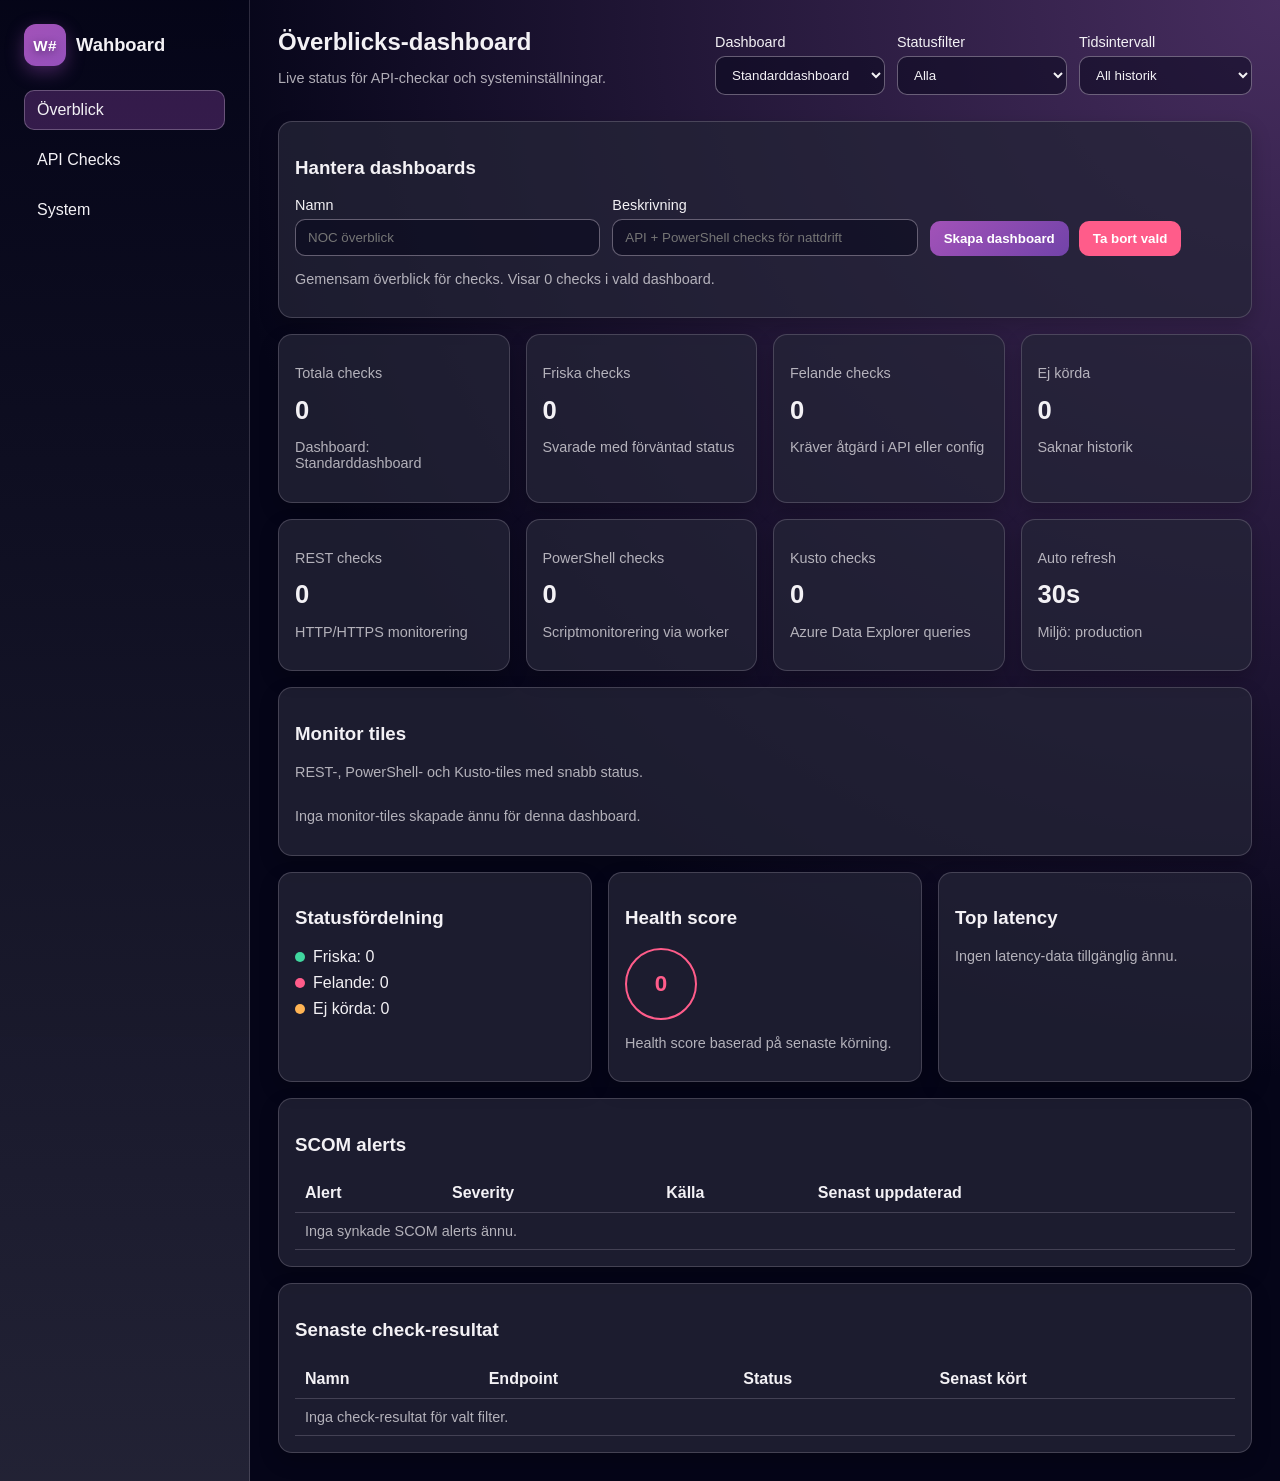
<file: frontend/index.html>
<!doctype html>
<html lang="sv">
  <head>
    <meta charset="UTF-8" />
    <meta name="viewport" content="width=device-width, initial-scale=1.0" />
    <title>Wahboard Dashboard</title>
    <link rel="stylesheet" href="styles.css" />
  </head>
  <body>
    <div class="layout">
      <aside class="sidebar">
        <div class="brand">
          <div class="brand-badge" aria-hidden="true"><span class="brand-logo">W#</span></div>
          <h1>Wahboard</h1>
        </div>
        <nav class="nav">
          <a href="index.html">Överblick</a>
          <a href="checks.html">API Checks</a>
          <a href="system.html">System</a>
        </nav>
      </aside>

      <main class="main">
        <header class="page-header">
          <div>
            <h2>Överblicks-dashboard</h2>
            <p class="muted">Live status för API-checkar och systeminställningar.</p>
          </div>
          <div class="dashboard-controls">
            <label>
              Dashboard
              <select id="dashboard-filter"></select>
            </label>
            <label>
              Statusfilter
              <select id="status-filter">
                <option value="all">Alla</option>
                <option value="ok">Endast OK</option>
                <option value="failing">Endast felande</option>
                <option value="untested">Endast ej körda</option>
              </select>
            </label>
            <label>
              Tidsintervall
              <select id="time-filter">
                <option value="all">All historik</option>
                <option value="1h">Senaste timmen</option>
                <option value="24h">Senaste 24 timmarna</option>
                <option value="7d">Senaste 7 dagarna</option>
              </select>
            </label>
          </div>
        </header>

        <section class="card" style="margin-bottom: 16px;">
          <h3>Hantera dashboards</h3>
          <form id="dashboard-form" class="form-grid" style="margin-top: 10px;">
            <label>Namn
              <input name="name" required placeholder="NOC överblick" />
            </label>
            <label>Beskrivning
              <input name="description" placeholder="API + PowerShell checks för nattdrift" />
            </label>
            <div style="display:flex; align-items:end; gap:10px;">
              <button type="submit">Skapa dashboard</button>
              <button type="button" class="danger" id="delete-dashboard">Ta bort vald</button>
            </div>
          </form>
          <p class="muted" id="dashboard-summary"></p>
        </section>

        <section class="grid cards-3" id="metrics"></section>


        <section class="card" style="margin-top: 16px;">
          <h3>Monitor tiles</h3>
          <p class="muted">REST-, PowerShell- och Kusto-tiles med snabb status.</p>
          <div class="tiles-grid" id="monitor-tiles"></div>
        </section>

        
        <section class="grid cards-3" style="margin-top: 16px;">
          <article class="card">
            <h3>Statusfördelning</h3>
            <div id="tile-status"></div>
          </article>
          <article class="card">
            <h3>Health score</h3>
            <div id="tile-health"></div>
          </article>
          <article class="card">
            <h3>Top latency</h3>
            <div id="tile-latency"></div>
          </article>
        </section>

        <section class="card" style="margin-top: 16px;">
          <h3>SCOM alerts</h3>
          <table>
            <thead>
              <tr><th>Alert</th><th>Severity</th><th>Källa</th><th>Senast uppdaterad</th></tr>
            </thead>
            <tbody id="scom-alerts"></tbody>
          </table>
        </section>

        <section class="card" style="margin-top: 16px;">
          <h3>Senaste check-resultat</h3>
          <table>
            <thead>
              <tr>
                <th>Namn</th>
                <th>Endpoint</th>
                <th>Status</th>
                <th>Senast kört</th>
              </tr>
            </thead>
            <tbody id="recent-results"></tbody>
          </table>
        </section>
      </main>
    </div>

    <script type="module" src="dashboard.js"></script>
  </body>
</html>
</file>
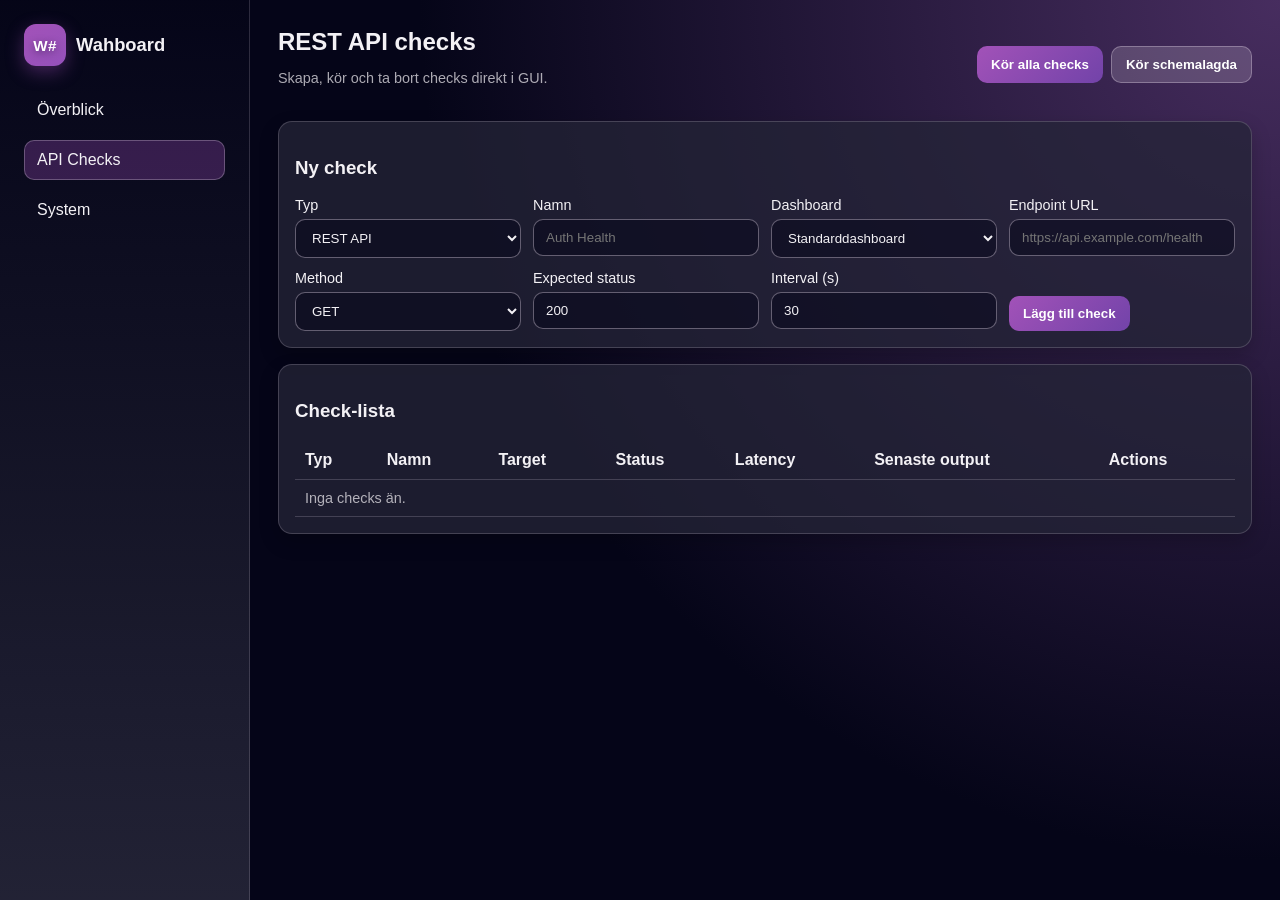
<file: frontend/checks.html>
<!doctype html>
<html lang="sv">
  <head>
    <meta charset="UTF-8" />
    <meta name="viewport" content="width=device-width, initial-scale=1.0" />
    <title>Wahboard API Checks</title>
    <link rel="stylesheet" href="styles.css" />
  </head>
  <body>
    <div class="layout">
      <aside class="sidebar">
        <div class="brand">
          <div class="brand-badge" aria-hidden="true"><span class="brand-logo">W#</span></div>
          <h1>Wahboard</h1>
        </div>
        <nav class="nav">
          <a href="index.html">Överblick</a>
          <a href="checks.html">API Checks</a>
          <a href="system.html">System</a>
        </nav>
      </aside>

      <main class="main">
        <header class="page-header">
          <div>
            <h2>REST API checks</h2>
            <p class="muted">Skapa, kör och ta bort checks direkt i GUI.</p>
          </div>
          <div style="display:flex; gap:8px;"><button id="run-all">Kör alla checks</button><button id="run-due" class="secondary">Kör schemalagda</button></div>
        </header>

        <section class="card">
          <h3>Ny check</h3>
          <form id="check-form" class="form-grid">
            <label>Typ
              <select name="type" id="check-type">
                <option value="rest">REST API</option>
                <option value="kusto">Azure Kusto</option>
                <option value="powershell">PowerShell</option>
              </select>
            </label>
            <label>Namn
              <input name="name" required placeholder="Auth Health" />
            </label>
            <label>Dashboard
              <select name="dashboardId" id="dashboard-select"></select>
            </label>
            <label class="rest-field">Endpoint URL
              <input name="url" type="url" placeholder="https://api.example.com/health" />
            </label>
            <label class="rest-field">Method
              <select name="method">
                <option>GET</option>
                <option>POST</option>
                <option>PUT</option>
                <option>DELETE</option>
              </select>
            </label>
            <label class="rest-field">Expected status
              <input name="expectedStatus" type="number" min="100" max="599" value="200" />
            </label>
            <label class="kusto-field">Kusto databas
              <input name="kustoDatabase" placeholder="OperationsDB" />
            </label>
            <label class="kusto-field">Kusto query
              <textarea name="kustoQuery" rows="3" placeholder="Heartbeat | take 1"></textarea>
            </label>
            <label class="kusto-field">Expected rows (min)
              <input name="expectedRows" type="number" min="0" value="1" />
            </label>
            <label class="powershell-field">PowerShell script
              <textarea name="script" rows="5" placeholder="Get-Service | Where-Object {$_.Status -eq &quot;Running&quot;} | Select-Object -First 5"></textarea>
            </label>
            <label class="powershell-field">Förväntad text i output
              <input name="expectedText" placeholder="Running" />
            </label>
            <label class="powershell-field">Script-timeout (ms)
              <input name="scriptTimeoutMs" type="number" min="500" value="5000" />
            </label>
            <label>Interval (s)
              <input name="intervalSeconds" type="number" min="5" value="30" />
            </label>
            <div style="display:flex;align-items:end;">
              <button type="submit">Lägg till check</button>
            </div>
          </form>
        </section>

        <section class="card" style="margin-top: 16px;">
          <h3>Check-lista</h3>
          <table>
            <thead>
              <tr>
                <th>Typ</th>
                <th>Namn</th>
                <th>Target</th>
                <th>Status</th>
                <th>Latency</th>
                <th>Senaste output</th>
                <th>Actions</th>
              </tr>
            </thead>
            <tbody id="checks-table"></tbody>
          </table>
        </section>
      </main>
    </div>

    <script type="module" src="checks.js"></script>
  </body>
</html>
</file>
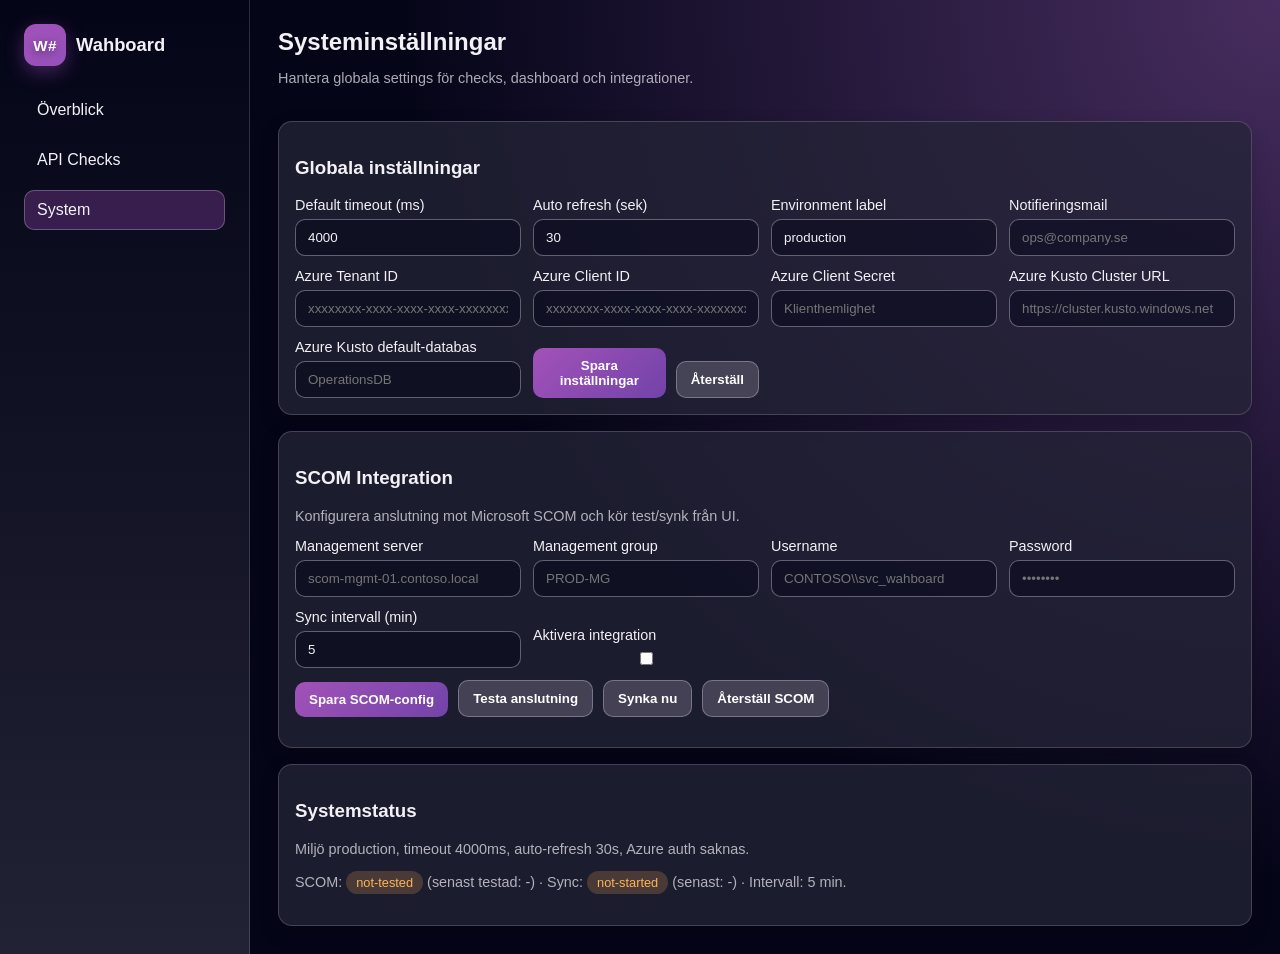
<file: frontend/system.html>
<!doctype html>
<html lang="sv">
  <head>
    <meta charset="UTF-8" />
    <meta name="viewport" content="width=device-width, initial-scale=1.0" />
    <title>Wahboard System</title>
    <link rel="stylesheet" href="styles.css" />
  </head>
  <body>
    <div class="layout">
      <aside class="sidebar">
        <div class="brand">
          <div class="brand-badge" aria-hidden="true"><span class="brand-logo">W#</span></div>
          <h1>Wahboard</h1>
        </div>
        <nav class="nav">
          <a href="index.html">Överblick</a>
          <a href="checks.html">API Checks</a>
          <a href="system.html">System</a>
        </nav>
      </aside>

      <main class="main">
        <header class="page-header">
          <div>
            <h2>Systeminställningar</h2>
            <p class="muted">Hantera globala settings för checks, dashboard och integrationer.</p>
          </div>
        </header>

        <section class="card">
          <h3>Globala inställningar</h3>
          <form id="settings-form" class="form-grid">
            <label>Default timeout (ms)
              <input name="defaultTimeoutMs" type="number" min="500" step="100" />
            </label>
            <label>Auto refresh (sek)
              <input name="autoRefreshSeconds" type="number" min="5" />
            </label>
            <label>Environment label
              <input name="environmentLabel" placeholder="production" />
            </label>
            <label>Notifieringsmail
              <input name="notificationEmail" type="email" placeholder="ops@company.se" />
            </label>
            <label>Azure Tenant ID
              <input name="azureTenantId" placeholder="xxxxxxxx-xxxx-xxxx-xxxx-xxxxxxxxxxxx" />
            </label>
            <label>Azure Client ID
              <input name="azureClientId" placeholder="xxxxxxxx-xxxx-xxxx-xxxx-xxxxxxxxxxxx" />
            </label>
            <label>Azure Client Secret
              <input name="azureClientSecret" type="password" placeholder="Klienthemlighet" />
            </label>
            <label>Azure Kusto Cluster URL
              <input name="azureKustoClusterUrl" placeholder="https://cluster.kusto.windows.net" />
            </label>
            <label>Azure Kusto default-databas
              <input name="azureKustoDatabase" placeholder="OperationsDB" />
            </label>
            <div style="display:flex; align-items:end; gap:10px;">
              <button type="submit">Spara inställningar</button>
              <button class="secondary" type="button" id="reset-settings">Återställ</button>
            </div>
          </form>
        </section>

        <section class="card" style="margin-top: 16px;">
          <h3>SCOM Integration</h3>
          <p class="muted">Konfigurera anslutning mot Microsoft SCOM och kör test/synk från UI.</p>
          <form id="scom-form" class="form-grid" style="margin-top: 10px;">
            <label>Management server
              <input name="managementServer" placeholder="scom-mgmt-01.contoso.local" required />
            </label>
            <label>Management group
              <input name="managementGroup" placeholder="PROD-MG" required />
            </label>
            <label>Username
              <input name="username" placeholder="CONTOSO\\svc_wahboard" required />
            </label>
            <label>Password
              <input name="password" type="password" placeholder="••••••••" required />
            </label>
            <label>Sync intervall (min)
              <input name="syncIntervalMinutes" type="number" min="1" max="240" />
            </label>
            <label style="justify-content:end;">
              <span>Aktivera integration</span>
              <input name="enabled" type="checkbox" />
            </label>
            <div style="display:flex; gap:10px; align-items:end; flex-wrap: wrap; grid-column: 1 / -1;">
              <button type="submit">Spara SCOM-config</button>
              <button class="secondary" type="button" id="scom-test-connection">Testa anslutning</button>
              <button class="secondary" type="button" id="scom-sync-now">Synka nu</button>
              <button class="secondary" type="button" id="scom-reset">Återställ SCOM</button>
            </div>
          </form>
          <p class="muted" id="scom-feedback" style="margin-top: 12px;"></p>
        </section>

        <section class="card" style="margin-top: 16px;">
          <h3>Systemstatus</h3>
          <p class="muted" id="settings-summary"></p>
          <p class="muted" id="scom-summary"></p>
        </section>
      </main>
    </div>

    <script type="module" src="system.js"></script>
  </body>
</html>
</file>
<file: frontend/styles.css>
:root {
  --bg-900: #050518;
  --bg-800: #252537;
  --bg-700: #472d5f;
  --bg-600: #6f3d93;
  --accent-500: #a252b8;
  --accent-400: #8a43a5;
  --accent-300: #9551bb;
  --surface-100: #e1d5e5;
  --accent-200: #7243a9;
  --accent-100: #8d67b8;
  --ok: #40d69f;
  --warn: #ffb454;
  --danger: #ff5c8a;
}

* {
  box-sizing: border-box;
}

body {
  margin: 0;
  font-family: "Inter", "Segoe UI", sans-serif;
  background: radial-gradient(circle at top right, var(--bg-700) 0%, var(--bg-900) 55%);
  color: #f3f1f5;
  min-height: 100vh;
}

.layout {
  display: grid;
  grid-template-columns: 250px 1fr;
  min-height: 100vh;
}

.sidebar {
  background: linear-gradient(180deg, rgba(5, 5, 24, 0.98), rgba(37, 37, 55, 0.92));
  padding: 24px;
  border-right: 1px solid rgba(225, 213, 229, 0.18);
}

.brand {
  display: flex;
  align-items: center;
  gap: 10px;
  margin-bottom: 24px;
}

.brand-badge {
  width: 42px;
  height: 42px;
  border-radius: 12px;
  background: linear-gradient(145deg, var(--accent-500), var(--accent-300));
  display: grid;
  place-items: center;
  box-shadow: 0 6px 18px rgba(138, 67, 165, 0.45);
}

.brand-logo {
  font-weight: 800;
  font-size: 0.95rem;
  letter-spacing: 0.02em;
  color: #ffffff;
  text-shadow: 0 2px 8px rgba(5, 5, 24, 0.45);
}

.brand h1 {
  font-size: 1.15rem;
  margin: 0;
}

.nav {
  display: flex;
  flex-direction: column;
  gap: 10px;
}

.nav a {
  text-decoration: none;
  color: #f3f1f5;
  padding: 10px 12px;
  border-radius: 10px;
  border: 1px solid transparent;
}

.nav a.active,
.nav a:hover {
  background: rgba(138, 67, 165, 0.35);
  border-color: rgba(225, 213, 229, 0.3);
}

.main {
  padding: 28px;
}

.page-header {
  display: flex;
  justify-content: space-between;
  align-items: center;
  margin-bottom: 20px;
}

.page-header h2 {
  margin: 0;
}

.grid {
  display: grid;
  gap: 16px;
}

.grid.cards-3 {
  grid-template-columns: repeat(auto-fit, minmax(220px, 1fr));
}

.card {
  background: rgba(37, 37, 55, 0.75);
  border: 1px solid rgba(225, 213, 229, 0.2);
  border-radius: 14px;
  padding: 16px;
  box-shadow: 0 8px 20px rgba(0, 0, 0, 0.2);
}

.metric {
  font-size: 1.6rem;
  font-weight: 700;
}

.muted {
  color: rgba(243, 241, 245, 0.7);
  font-size: 0.9rem;
}

.form-grid {
  display: grid;
  gap: 12px;
  grid-template-columns: repeat(auto-fit, minmax(200px, 1fr));
}

label {
  display: flex;
  flex-direction: column;
  gap: 6px;
  font-size: 0.9rem;
}

input,
select,
textarea {
  border: 1px solid rgba(225, 213, 229, 0.4);
  border-radius: 10px;
  background: rgba(5, 5, 24, 0.5);
  color: #f3f1f5;
  padding: 10px 12px;
}

button {
  border: 0;
  border-radius: 10px;
  padding: 10px 14px;
  background: linear-gradient(135deg, var(--accent-500), var(--accent-200));
  color: #fff;
  font-weight: 600;
  cursor: pointer;
}

button.secondary {
  background: rgba(225, 213, 229, 0.2);
  border: 1px solid rgba(225, 213, 229, 0.35);
}

button.danger {
  background: var(--danger);
}

table {
  width: 100%;
  border-collapse: collapse;
}

th,
td {
  text-align: left;
  padding: 10px;
  border-bottom: 1px solid rgba(225, 213, 229, 0.2);
}

.status {
  display: inline-block;
  padding: 4px 10px;
  border-radius: 999px;
  font-size: 0.8rem;
}

.status.ok { background: rgba(64, 214, 159, 0.2); color: var(--ok); }
.status.warn { background: rgba(255, 180, 84, 0.2); color: var(--warn); }
.status.danger { background: rgba(255, 92, 138, 0.2); color: var(--danger); }

@media (max-width: 860px) {
  .layout { grid-template-columns: 1fr; }
  .sidebar { border-right: 0; border-bottom: 1px solid rgba(225, 213, 229, 0.18); }
}

.dashboard-controls {
  display: flex;
  gap: 12px;
  align-items: center;
}

.dashboard-controls label {
  min-width: 170px;
}

.dashboard-controls select {
  width: 100%;
}

@media (max-width: 860px) {
  .dashboard-controls {
    width: 100%;
    flex-direction: column;
    align-items: stretch;
  }
}

.tiles-grid {
  display: grid;
  grid-template-columns: repeat(auto-fit, minmax(220px, 1fr));
  gap: 12px;
  margin-top: 12px;
}

.tile-card {
  background: rgba(5, 5, 24, 0.45);
  border: 1px solid rgba(225, 213, 229, 0.2);
  border-radius: 12px;
  padding: 12px;
}

.tile-card h4 {
  margin: 10px 0 8px;
}

.tile-header {
  display: flex;
  align-items: center;
  justify-content: space-between;
  gap: 8px;
}

.tile-type {
  font-size: 0.8rem;
  border: 1px solid rgba(225, 213, 229, 0.3);
  border-radius: 999px;
  padding: 2px 8px;
}

.tile-legend {
  list-style: none;
  margin: 0;
  padding: 0;
  display: grid;
  gap: 8px;
}

.dot {
  width: 10px;
  height: 10px;
  border-radius: 999px;
  display: inline-block;
  margin-right: 8px;
}

.dot.ok { background: var(--ok); }
.dot.warn { background: var(--warn); }
.dot.danger { background: var(--danger); }

.tile-score {
  width: 72px;
  height: 72px;
  border-radius: 999px;
  display: grid;
  place-items: center;
  font-size: 1.4rem;
  font-weight: 700;
  border: 2px solid currentColor;
}

.tile-score.ok { color: var(--ok); }
.tile-score.warn { color: var(--warn); }
.tile-score.danger { color: var(--danger); }

.latency-row {
  margin-bottom: 10px;
}

.latency-label {
  font-size: 0.85rem;
  margin-bottom: 4px;
}

.latency-bar-wrap {
  background: rgba(225, 213, 229, 0.12);
  border-radius: 8px;
  position: relative;
  height: 24px;
  overflow: hidden;
}

.latency-bar {
  height: 100%;
  background: linear-gradient(135deg, var(--accent-500), var(--accent-200));
}

.latency-bar-wrap span {
  position: absolute;
  right: 8px;
  top: 3px;
  font-size: 0.8rem;
}
</file>
